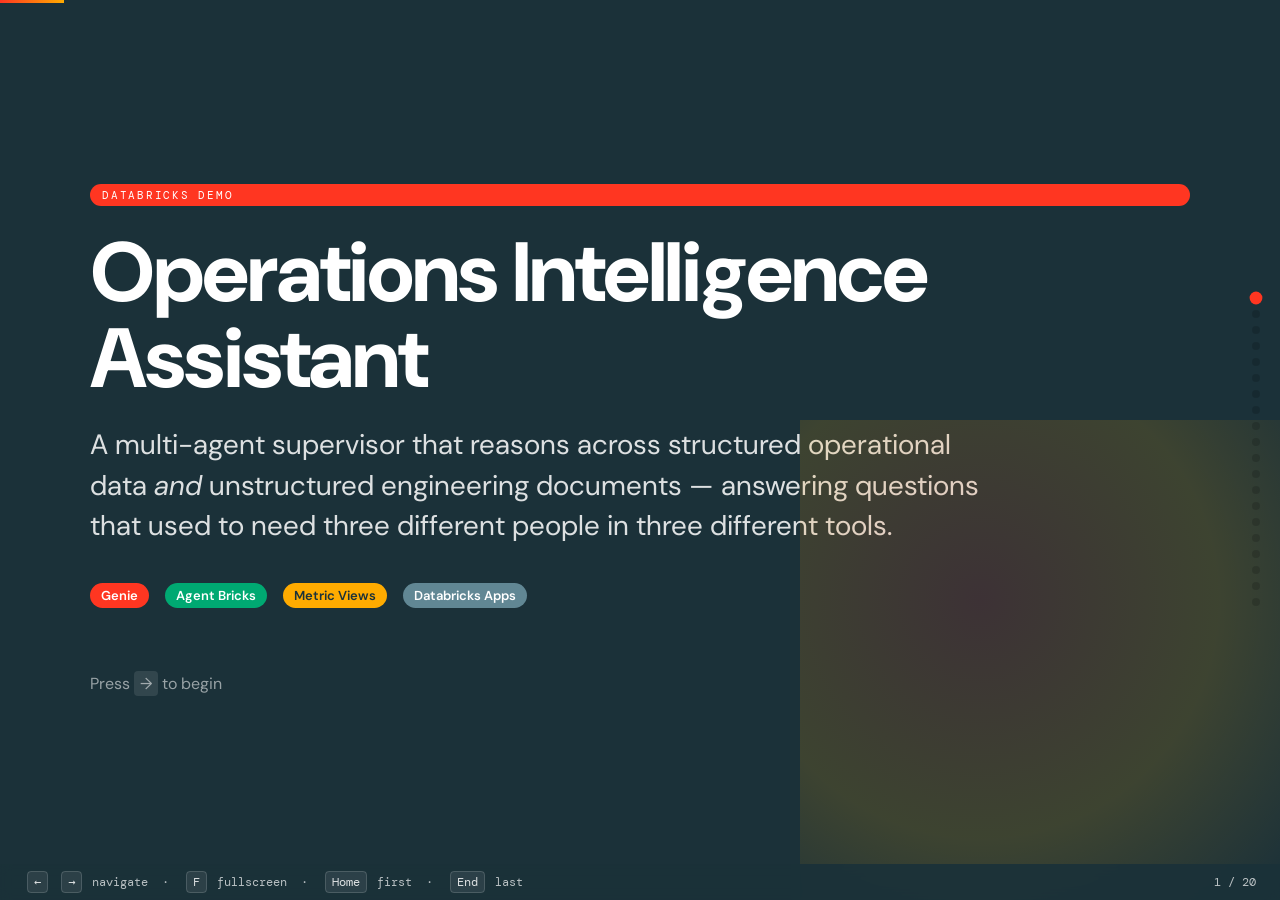
<file: presentation/index.html>
<!DOCTYPE html>
<html lang="en">
<head>
<meta charset="UTF-8" />
<meta name="viewport" content="width=device-width, initial-scale=1.0" />
<title>Operations Intelligence Assistant — Databricks Demo</title>
<link rel="preconnect" href="https://fonts.googleapis.com" />
<link rel="preconnect" href="https://fonts.gstatic.com" crossorigin />
<link href="https://fonts.googleapis.com/css2?family=DM+Sans:wght@400;500;700;800&family=DM+Mono:wght@400;500&display=swap" rel="stylesheet" />
<style>
  :root {
    /* Databricks palette */
    --db-navy:       #1B3139;
    --db-deep-teal:  #143D4A;
    --db-teal:       #1B5162;
    --db-gray-blue:  #618794;
    --db-orange:     #FF3621;
    --db-orange-2:   #FF5F46;
    --db-amber:      #FFAB00;
    --db-amber-2:    #FCBA33;
    --db-green:      #00A972;
    --db-green-2:    #00875C;
    --db-mint:       #42BA91;
    --db-mint-2:     #70C4AB;
    --db-red:        #BD2B26;
    --db-burgundy:   #98102A;
    --db-rose:       #AB4057;
    --db-light-gray: #C4CCD6;
    --db-fog:        #A0ACBE;
    --db-cream:      #FFDB96;
    --db-blush:      #FABFBA;
    --db-peach:      #FF9E94;
  }

  * { box-sizing: border-box; margin: 0; padding: 0; }
  html, body { height: 100%; overflow: hidden; font-family: 'DM Sans', system-ui, sans-serif; background: #000; color: var(--db-navy); }

  /* ===== Stage & slides ===== */
  .stage {
    position: fixed; inset: 0;
    perspective: 1500px;
  }
  .slide {
    position: absolute; inset: 0;
    padding: 70px 90px 90px;
    display: flex; flex-direction: column;
    justify-content: center;
    opacity: 0; pointer-events: none;
    transition: opacity 0.55s ease, transform 0.55s ease;
    transform: scale(0.98);
    background: #FFFFFF;
    overflow: hidden;
  }
  .slide.active { opacity: 1; pointer-events: auto; transform: scale(1); z-index: 10; }
  .slide.prev { transform: scale(1.02); opacity: 0; }

  /* ===== Top progress + side dots ===== */
  .progress {
    position: fixed; top: 0; left: 0; height: 3px;
    background: linear-gradient(to right, var(--db-orange), var(--db-amber));
    z-index: 100;
    transition: width 0.4s ease;
  }
  .nav-dots {
    position: fixed; right: 20px; top: 50%;
    transform: translateY(-50%);
    display: flex; flex-direction: column; gap: 8px;
    z-index: 100;
  }
  .nav-dots .dot {
    width: 8px; height: 8px; border-radius: 50%;
    background: rgba(0,0,0,0.15);
    cursor: pointer;
    transition: all 0.2s ease;
  }
  .nav-dots .dot.active { background: var(--db-orange); transform: scale(1.6); }
  .nav-dots .dot:hover { background: var(--db-orange-2); }

  .footer-bar {
    position: fixed; bottom: 0; left: 0; right: 0;
    height: 36px;
    background: rgba(27,49,57,0.92); color: rgba(255,255,255,0.7);
    font-size: 12px; font-family: 'DM Mono', monospace;
    display: flex; align-items: center; justify-content: space-between;
    padding: 0 24px; z-index: 90;
    backdrop-filter: blur(6px);
  }
  .footer-bar .kbd {
    background: rgba(255,255,255,0.08); padding: 2px 6px; border-radius: 4px;
    margin: 0 3px; color: rgba(255,255,255,0.85);
    border: 1px solid rgba(255,255,255,0.15);
  }

  /* ===== Common slide elements ===== */
  .section-tag {
    display: inline-block;
    font-family: 'DM Mono', monospace; font-size: 11px;
    text-transform: uppercase; letter-spacing: 0.16em;
    padding: 4px 12px; border-radius: 999px;
    margin-bottom: 24px;
    background: var(--db-light-gray); color: var(--db-navy);
  }
  h1 { font-size: 84px; line-height: 1.02; font-weight: 800; letter-spacing: -0.025em; color: var(--db-navy); margin-bottom: 24px; }
  h2 { font-size: 56px; line-height: 1.05; font-weight: 800; letter-spacing: -0.02em; color: var(--db-navy); margin-bottom: 24px; }
  h3 { font-size: 36px; line-height: 1.15; font-weight: 700; letter-spacing: -0.01em; color: var(--db-navy); margin-bottom: 16px; }
  h4 { font-size: 20px; font-weight: 700; color: var(--db-navy); margin-bottom: 6px; }
  p, li { font-size: 22px; line-height: 1.5; color: #2A3942; }
  .lead { font-size: 28px; line-height: 1.45; color: #354956; }
  .small { font-size: 16px; color: #5B6B78; }
  .mono { font-family: 'DM Mono', monospace; }

  /* ===== Card grid ===== */
  .grid-3 { display: grid; grid-template-columns: repeat(3, 1fr); gap: 24px; }
  .grid-4 { display: grid; grid-template-columns: repeat(4, 1fr); gap: 20px; }
  .grid-2 { display: grid; grid-template-columns: repeat(2, 1fr); gap: 28px; }
  .card {
    background: #fff; border-radius: 14px;
    padding: 22px;
    border: 1px solid rgba(27,49,57,0.10);
    box-shadow: 0 1px 2px rgba(0,0,0,0.04);
    transition: transform 0.2s ease;
  }
  .card.accent-orange { border-top: 4px solid var(--db-orange); }
  .card.accent-green { border-top: 4px solid var(--db-green); }
  .card.accent-amber { border-top: 4px solid var(--db-amber); }
  .card.accent-teal { border-top: 4px solid var(--db-gray-blue); }
  .card.accent-rose { border-top: 4px solid var(--db-rose); }
  .card.accent-mint { border-top: 4px solid var(--db-mint); }

  /* ===== Stat block ===== */
  .stat { text-align: left; }
  .stat .num { font-size: 80px; font-weight: 800; line-height: 1; letter-spacing: -0.03em; }
  .stat .label { font-size: 16px; color: #5B6B78; margin-top: 8px; }
  .stat.orange .num { color: var(--db-orange); }
  .stat.green .num { color: var(--db-green); }
  .stat.amber .num { color: var(--db-amber); }
  .stat.teal .num { color: var(--db-gray-blue); }
  .stat.rose .num { color: var(--db-rose); }

  /* ===== Dark slide variants ===== */
  .slide.dark { background: var(--db-navy); color: #fff; }
  .slide.dark h1, .slide.dark h2, .slide.dark h3, .slide.dark h4 { color: #fff; }
  .slide.dark p, .slide.dark li, .slide.dark .lead { color: rgba(255,255,255,0.85); }
  .slide.dark .small { color: rgba(255,255,255,0.55); }
  .slide.dark .section-tag { background: rgba(255,255,255,0.1); color: #fff; }
  .slide.dark .card { background: rgba(255,255,255,0.05); border-color: rgba(255,255,255,0.12); }

  .slide.demo-pivot {
    background: linear-gradient(135deg, var(--db-orange) 0%, var(--db-orange-2) 60%, var(--db-amber) 100%);
    color: #fff; align-items: center; text-align: center;
  }
  .slide.demo-pivot h1 { color: #fff; font-size: 140px; letter-spacing: -0.04em; }
  .slide.demo-pivot p { color: rgba(255,255,255,0.95); font-size: 28px; }

  /* ===== Architecture diagram ===== */
  .arch {
    display: grid; grid-template-rows: auto auto auto; gap: 16px;
    margin-top: 12px;
  }
  .arch .row { display: flex; justify-content: center; gap: 12px; }
  .arch .box {
    background: #fff; border: 2px solid var(--db-navy);
    border-radius: 10px; padding: 14px 18px;
    text-align: center; min-width: 140px;
    font-size: 14px; font-weight: 600;
    box-shadow: 0 2px 4px rgba(0,0,0,0.05);
  }
  .arch .box.app { background: var(--db-orange); color: #fff; border-color: var(--db-orange); }
  .arch .box.sup { background: var(--db-navy); color: #fff; border-color: var(--db-navy); }
  .arch .box.genie { background: var(--db-amber-2); border-color: var(--db-amber); color: var(--db-navy); }
  .arch .box.rag { background: var(--db-mint); border-color: var(--db-green); color: #fff; }
  .arch .box.data { background: var(--db-light-gray); border-color: var(--db-gray-blue); color: var(--db-navy); }
  .arch .arrow {
    align-self: center; font-size: 18px; color: var(--db-gray-blue);
  }

  /* Best practice numbered cards */
  .bp { padding-left: 56px; position: relative; padding-bottom: 14px; padding-top: 4px; }
  .bp .n {
    position: absolute; left: 0; top: 0;
    width: 40px; height: 40px; border-radius: 50%;
    background: var(--db-amber); color: var(--db-navy);
    font-weight: 700; font-size: 17px;
    display: flex; align-items: center; justify-content: center;
  }
  .bp.green .n { background: var(--db-green); color: #fff; }
  .bp.orange .n { background: var(--db-orange); color: #fff; }
  .bp.rose .n { background: var(--db-rose); color: #fff; }
  .bp.teal .n { background: var(--db-gray-blue); color: #fff; }
  .bp h4 { margin-bottom: 2px; font-size: 18px; }
  .bp p { font-size: 14px; color: #5B6B78; line-height: 1.4; }

  /* Pill / chip */
  .chip {
    display: inline-block; padding: 4px 11px; border-radius: 999px;
    font-size: 13px; font-weight: 600;
    background: var(--db-light-gray); color: var(--db-navy);
    margin: 0 4px 4px 0;
  }
  .chip.orange { background: var(--db-orange); color: #fff; }
  .chip.green { background: var(--db-green); color: #fff; }
  .chip.amber { background: var(--db-amber); color: var(--db-navy); }
  .chip.teal { background: var(--db-gray-blue); color: #fff; }

  /* Code style */
  pre, code {
    font-family: 'DM Mono', monospace; font-size: 15px;
    background: rgba(27,49,57,0.05);
    padding: 14px 16px; border-radius: 8px;
    border-left: 3px solid var(--db-orange);
    overflow-x: auto;
    color: var(--db-navy);
  }

  .slide-title-row {
    display: flex; align-items: baseline; justify-content: space-between;
    margin-bottom: 12px;
  }
  .slide-title-row .num-of {
    font-family: 'DM Mono', monospace; font-size: 13px; color: var(--db-gray-blue);
  }

  /* Hero deco */
  .hero-deco {
    position: absolute; right: -120px; bottom: -120px; width: 600px; height: 600px;
    background: radial-gradient(circle at 30% 30%, var(--db-orange) 0%, var(--db-amber) 40%, transparent 70%);
    opacity: 0.15; pointer-events: none;
  }

  /* Smaller utility classes */
  .row-flex { display: flex; gap: 24px; align-items: center; }
  .col { flex: 1; }
  .mt-2 { margin-top: 16px; } .mt-3 { margin-top: 24px; } .mt-4 { margin-top: 36px; }
  .mb-2 { margin-bottom: 16px; }
  ul.clean { list-style: none; padding-left: 0; }
  ul.clean li { padding: 8px 0; border-bottom: 1px dashed rgba(0,0,0,0.08); display: flex; gap: 12px; }
  ul.clean li:last-child { border-bottom: none; }
  ul.clean li::before { content: "▸"; color: var(--db-orange); font-weight: 700; }

  .icon-tile {
    width: 56px; height: 56px; border-radius: 12px;
    display: flex; align-items: center; justify-content: center;
    font-size: 26px; color: #fff;
    margin-bottom: 12px;
  }
  .icon-tile.genie { background: var(--db-amber); color: var(--db-navy); }
  .icon-tile.rag { background: var(--db-mint); }
  .icon-tile.sup { background: var(--db-navy); }
  .icon-tile.app { background: var(--db-orange); }
  .icon-tile.data { background: var(--db-gray-blue); }
  .icon-tile.metric { background: var(--db-green); }

  .demo-button {
    display: inline-block; padding: 24px 60px;
    background: #fff; color: var(--db-orange); font-weight: 800;
    font-size: 30px; border-radius: 14px;
    text-decoration: none; margin-top: 30px;
    box-shadow: 0 10px 40px rgba(0,0,0,0.2);
    transition: transform 0.2s ease;
    cursor: pointer;
  }
  .demo-button:hover { transform: translateY(-3px); }
</style>
</head>
<body>

<div class="progress" id="progress"></div>
<div class="nav-dots" id="navDots"></div>

<div class="stage" id="stage">

  <!-- ============ Slide 1: TITLE ============ -->
  <section class="slide active dark">
    <div class="hero-deco"></div>
    <span class="section-tag" style="background: var(--db-orange); color: #fff;">Databricks Demo</span>
    <h1>Operations Intelligence<br/>Assistant</h1>
    <p class="lead" style="max-width: 900px;">A multi-agent supervisor that reasons across structured operational data <em>and</em> unstructured engineering documents — answering questions that used to need three different people in three different tools.</p>
    <div class="mt-4" style="display: flex; gap: 12px; flex-wrap: wrap;">
      <span class="chip orange">Genie</span>
      <span class="chip green">Agent Bricks</span>
      <span class="chip amber">Metric Views</span>
      <span class="chip teal">Databricks Apps</span>
    </div>
    <p class="small mt-4" style="margin-top: 60px;">Press <span class="kbd" style="background: rgba(255,255,255,0.1); padding: 2px 6px; border-radius: 4px;">→</span> to begin</p>
  </section>

  <!-- ============ Slide 2: THE CHALLENGE ============ -->
  <section class="slide">
    <div class="slide-title-row"><span class="section-tag">The Problem</span></div>
    <h2>Operations questions don't live in one place</h2>
    <p class="lead mt-3" style="max-width: 1100px;">A grid operator asks "why are emergency vendor costs rising in our western region?" — the answer lives across three systems:</p>
    <div class="grid-3 mt-4">
      <div class="card accent-teal">
        <div class="icon-tile data">📊</div>
        <h4>Structured operations data</h4>
        <p class="small">SCADA telemetry, work orders, outage history, financial ledger — millions of rows in Unity Catalog tables.</p>
      </div>
      <div class="card accent-amber">
        <div class="icon-tile genie">📄</div>
        <h4>Unstructured documents</h4>
        <p class="small">Root cause analyses, corrective actions, vendor contracts, OEM manuals, escalation memos — PDFs scattered across SharePoint.</p>
      </div>
      <div class="card accent-orange">
        <div class="icon-tile sup">🧠</div>
        <h4>Tribal knowledge</h4>
        <p class="small">"Talk to Mike, he handles those substations" — answers locked in heads, Slack threads, and meeting notes.</p>
      </div>
    </div>
    <p class="lead mt-4" style="color: var(--db-orange);"><strong>The fix:</strong> a supervisor agent that knows when to query data and when to read the document.</p>
  </section>

  <!-- ============ Slide 3: THE USE CASE ============ -->
  <section class="slide">
    <div class="slide-title-row"><span class="section-tag" style="background: var(--db-mint); color: #fff;">The Use Case</span></div>
    <h2>Cascadia Renewable Operations</h2>
    <p class="lead mt-3" style="max-width: 1100px;">A fictional 8-region renewable energy utility (wind / solar / battery) — facing rising emergency vendor costs and recurring asset failures concentrated in their Northwest footprint.</p>

    <div class="grid-2 mt-4">
      <div>
        <h3>What we'll let an AI discover</h3>
        <ul class="clean">
          <li><span>The same transformer was emergency-repaired twice by the same vendor 6 months apart, with no durable fix</span></li>
          <li><span>One vendor charges 4× the rate of another for equivalent scope, with no performance accountability</span></li>
          <li><span>A Q1 budget freeze deferred 14 preventive work orders, directly upstream of a 40-outage cascade in May</span></li>
          <li><span>The OEM manual mandates a vibration threshold that the internal engineering standard explicitly overrides</span></li>
        </ul>
      </div>
      <div>
        <h3>Built end-to-end on Databricks</h3>
        <div class="grid-2" style="gap: 12px;">
          <div class="card accent-teal"><h4 style="font-size: 15px;">13 source tables</h4><p class="small">11.5M rows of correlated synthetic operational data</p></div>
          <div class="card accent-green"><h4 style="font-size: 15px;">2 rollup tables</h4><p class="small">Daily summaries powering the semantic layer</p></div>
          <div class="card accent-amber"><h4 style="font-size: 15px;">4 metric views</h4><p class="small">55 measures behind clean business names</p></div>
          <div class="card accent-rose"><h4 style="font-size: 15px;">3 Genie spaces</h4><p class="small">Domain-scoped natural language to SQL</p></div>
          <div class="card accent-mint"><h4 style="font-size: 15px;">50 PDFs</h4><p class="small">9 document types in a UC Volume</p></div>
          <div class="card accent-orange"><h4 style="font-size: 15px;">1 supervisor</h4><p class="small">Mosaic AI Multi-Agent System</p></div>
        </div>
      </div>
    </div>
  </section>

  <!-- ============ Slide 4: THE NARRATIVE HOOK ============ -->
  <section class="slide dark">
    <div class="slide-title-row"><span class="section-tag" style="background: var(--db-orange); color: #fff;">The Story</span></div>
    <h2>One question. Three sources of truth.</h2>
    <div class="mt-3" style="background: rgba(255,255,255,0.05); padding: 30px; border-radius: 14px; border-left: 5px solid var(--db-orange); max-width: 1200px;">
      <p style="font-size: 32px; color: #fff; font-style: italic; line-height: 1.3;">"Why are emergency vendor costs rising in NW-PowerPool, and what should we do about it?"</p>
    </div>
    <div class="grid-3 mt-4">
      <div>
        <span class="chip amber">⚡ Genie · Financial</span>
        <p class="mt-2" style="font-size: 16px; color: rgba(255,255,255,0.85);">Apex Emergency Grid Solutions invoiced <strong style="color: var(--db-amber);">$8.3M</strong> across 11 activations YTD — 4× Cascadia Power Services' rate for equivalent scope.</p>
      </div>
      <div>
        <span class="chip green">📄 Documents</span>
        <p class="mt-2" style="font-size: 16px; color: rgba(255,255,255,0.85);"><strong style="color: var(--db-mint);">TRA-10561</strong> was emergency-repaired twice (May, Dec) by Apex with no durable fix. Each time the vendor pushed full replacement.</p>
      </div>
      <div>
        <span class="chip orange">🧠 Synthesis</span>
        <p class="mt-2" style="font-size: 16px; color: rgba(255,255,255,0.85);">Board memo OER-2025-002 already recommends an <strong style="color: var(--db-orange);">$18M FY26 capital plan</strong> for aging-asset replacement at WIND-024.</p>
      </div>
    </div>
    <p class="lead mt-4" style="color: rgba(255,255,255,0.7); font-size: 22px;">The supervisor synthesizes all three in a single answer with inline citations.</p>
  </section>

  <!-- ============ Slide 5: ARCHITECTURE ============ -->
  <section class="slide">
    <div class="slide-title-row"><span class="section-tag" style="background: var(--db-deep-teal); color: #fff;">Architecture</span></div>
    <h2>The whole stack on Databricks</h2>
    <div class="arch mt-4">
      <div class="row">
        <div class="box app" style="min-width: 260px;">📱 Databricks App (FastAPI + UI)</div>
      </div>
      <div class="row"><div class="arrow">↓ HTTPS / SSE</div></div>
      <div class="row">
        <div class="box sup" style="min-width: 260px;">🧠 Multi-Agent Supervisor<br/><span style="font-weight: 400; font-size: 12px; opacity: 0.7;">Claude Haiku 4.5 — Agent Bricks</span></div>
      </div>
      <div class="row"><div class="arrow">↓ parallel tool calls</div></div>
      <div class="row">
        <div class="box genie">⚡ Grid Operations Genie</div>
        <div class="box genie">💰 Financial Genie</div>
        <div class="box genie">🔧 Maintenance Genie</div>
        <div class="box rag">📄 Knowledge Assistant<br/><span style="font-size:11px;opacity:0.85;">(RAG over 50 PDFs)</span></div>
      </div>
      <div class="row"><div class="arrow">↓</div></div>
      <div class="row">
        <div class="box data" style="min-width: 220px;">4 Metric Views</div>
        <div class="box data" style="min-width: 220px;">2 Rollup Tables</div>
        <div class="box data" style="min-width: 220px;">13 Source Tables (11.5M rows)</div>
        <div class="box data" style="min-width: 200px;">UC Volume (50 PDFs)</div>
      </div>
    </div>
    <p class="small mt-4">Every box runs on the same Lakehouse — same governance, same auth, same data lineage.</p>
  </section>

  <!-- ============ Slide 6: DATASET DEEP DIVE ============ -->
  <section class="slide">
    <div class="slide-title-row"><span class="section-tag">The Dataset</span></div>
    <h2>Structured + unstructured, deeply correlated</h2>
    <div class="grid-4 mt-3">
      <div class="stat orange"><div class="num">13</div><div class="label">source tables in Unity Catalog</div></div>
      <div class="stat green"><div class="num">11.5M</div><div class="label">rows of correlated operational data</div></div>
      <div class="stat amber"><div class="num">50</div><div class="label">PDF documents in a UC Volume</div></div>
      <div class="stat teal"><div class="num">9</div><div class="label">document types (OIR, RCA, CAR, EMR, …)</div></div>
    </div>
    <div class="grid-2 mt-4">
      <div>
        <h3 style="font-size: 22px;">Tables</h3>
        <p class="small mt-2">regions · sites · assets · technicians · market_prices · <strong>telemetry (10.5M rows)</strong> · sensor_anomalies · outages · maintenance_schedule · work_orders · asset_financials · power_sales · safety_incidents</p>
      </div>
      <div>
        <h3 style="font-size: 22px;">Documents</h3>
        <p class="small mt-2"><strong>Outage Investigations</strong> · Root Cause Analyses · Corrective Action Reports · Emergency Maintenance Reports · Repair Approval Memos · Vendor Repair Agreements · Vendor Technical Manuals · Operational Escalations · Field Maintenance Summaries</p>
      </div>
    </div>
    <p class="lead mt-4" style="color: var(--db-orange);"><strong>The trick:</strong> every PDF cites real asset IDs, dates, and dollar values that match the tables. Same story, two surfaces.</p>
  </section>

  <!-- ============ Slide 7: PRODUCT — GENIE ============ -->
  <section class="slide">
    <div class="slide-title-row"><span class="section-tag" style="background: var(--db-amber); color: var(--db-navy);">Product Walkthrough</span></div>
    <h2><span style="color: var(--db-amber);">Databricks Genie</span> — natural language to SQL</h2>
    <p class="lead mt-3" style="max-width: 1100px;">Genie Spaces give business users a chat interface over curated data. Each space is scoped to one domain with a metric view as the semantic backbone.</p>
    <div class="grid-3 mt-4">
      <div class="card accent-amber">
        <div class="icon-tile genie">⚡</div>
        <h4>Grid Operations Intelligence</h4>
        <p class="small">15 measures · 7 sources · MTBF/MTTR, capacity factor, anomaly counts, grid instability risk</p>
      </div>
      <div class="card accent-amber">
        <div class="icon-tile genie">💰</div>
        <h4>Financial Performance</h4>
        <p class="small">9 measures · revenue, OpEx, profit margin, market exposure, outage cost impact</p>
      </div>
      <div class="card accent-amber">
        <div class="icon-tile genie">🔧</div>
        <h4>Maintenance &amp; Workforce</h4>
        <p class="small">15 measures · preventive-vs-reactive ratio, technician utilization, parts cost</p>
      </div>
    </div>
    <div class="mt-4">
      <p class="small mb-2"><strong>Powered by Unity Catalog Metric Views</strong> — declarative YAML for dimensions + measures, joins precomputed, MEASURE() function applies aggregation rules consistently.</p>
      <pre><span style="color:var(--db-orange);">SELECT</span> region_name, <span style="color:var(--db-orange);">MEASURE</span>(forced_outage_count), <span style="color:var(--db-orange);">MEASURE</span>(revenue_loss_from_outages_usd)
<span style="color:var(--db-orange);">FROM</span> financial_performance_metrics <span style="color:var(--db-orange);">GROUP BY</span> region_name <span style="color:var(--db-orange);">ORDER BY</span> 3 <span style="color:var(--db-orange);">DESC</span>;</pre>
    </div>
  </section>

  <!-- ============ Slide 8: PRODUCT — AGENT BRICKS ============ -->
  <section class="slide">
    <div class="slide-title-row"><span class="section-tag" style="background: var(--db-green); color: #fff;">Product Walkthrough</span></div>
    <h2><span style="color: var(--db-green);">Agent Bricks</span> — multi-agent orchestration</h2>
    <p class="lead mt-3" style="max-width: 1100px;">Agent Bricks is the no-code platform for building production agents. We stitched together two Agent Bricks products:</p>
    <div class="grid-2 mt-4">
      <div class="card accent-mint">
        <div class="icon-tile rag">📄</div>
        <h4 style="font-size: 22px;">Knowledge Assistant</h4>
        <p class="small mt-2">Instructed RAG over the 50-PDF UC Volume. Returns answers with inline citations and document references.</p>
        <ul class="clean mt-2" style="font-size: 14px;">
          <li><span>Auto-syncs new files</span></li>
          <li><span>Up to 10 knowledge sources</span></li>
          <li><span>Built-in feedback loop</span></li>
        </ul>
      </div>
      <div class="card accent-orange">
        <div class="icon-tile sup">🧠</div>
        <h4 style="font-size: 22px;">Multi-Agent Supervisor</h4>
        <p class="small mt-2">A Claude-Haiku-powered router that decides which sub-agent(s) to call, including in parallel, then synthesizes the final answer.</p>
        <ul class="clean mt-2" style="font-size: 14px;">
          <li><span>Up to 30 sub-agents / tools</span></li>
          <li><span>Parallel tool execution</span></li>
          <li><span>Streaming response API</span></li>
        </ul>
      </div>
    </div>
    <p class="small mt-4" style="text-align: center;">Both deploy as standard <code style="background: rgba(0,0,0,0.05); padding: 2px 8px; border-radius: 4px;">model serving endpoints</code> — same auth, scaling, monitoring as any other Databricks model.</p>
  </section>

  <!-- ============ Slide 9: PRODUCT — DATABRICKS APPS ============ -->
  <section class="slide">
    <div class="slide-title-row"><span class="section-tag" style="background: var(--db-orange); color: #fff;">Product Walkthrough</span></div>
    <h2><span style="color: var(--db-orange);">Databricks Apps</span> — the frontend</h2>
    <p class="lead mt-3" style="max-width: 1100px;">FastAPI + static HTML, ~600 lines of Python, deployed in 30 seconds with the Databricks CLI. Auto OAuth via the workspace.</p>
    <div class="grid-3 mt-4">
      <div class="card accent-orange">
        <h4>⚡ Live streaming</h4>
        <p class="small">Server-Sent Events from the supervisor. Tool calls appear in the trace panel as they fire; the answer types in word-by-word.</p>
      </div>
      <div class="card accent-orange">
        <h4>🗂️ In-app Q&amp;A cache</h4>
        <p class="small">LRU keyed on (history + question) hash, 1-hour TTL. Repeat questions return in &lt;1s with a "⚡ Cached" badge.</p>
      </div>
      <div class="card accent-orange">
        <h4>🔍 Routing inspector</h4>
        <p class="small">Right-side panel shows every step the supervisor took: which Genie space, which document, what the LLM was reasoning about.</p>
      </div>
    </div>
    <div class="grid-2 mt-4">
      <div>
        <h4 style="font-size: 18px;">Deployment</h4>
        <pre style="font-size: 13px;">$ databricks apps create utility-ops-supervisor
$ databricks sync . /Workspace/Users/.../app
$ databricks apps deploy utility-ops-supervisor</pre>
      </div>
      <div>
        <h4 style="font-size: 18px;">Bypasses gateway timeout</h4>
        <p class="small mt-2">Async job pattern: POST returns a job_id in <strong>&lt;1s</strong>, frontend polls every 1.2s, supports questions up to 10 minutes without hitting the 60-second platform timeout.</p>
      </div>
    </div>
  </section>

  <!-- ============ Slide 10: DEMO PIVOT ============ -->
  <section class="slide demo-pivot">
    <span class="section-tag" style="background: rgba(255,255,255,0.2); color: #fff;">Live Demo</span>
    <h1>Let's see it in action</h1>
    <p style="max-width: 900px; margin: 20px auto 0;">Switch to the app. Try a single-source question, then a cross-source one. Watch the routing pills appear in real time.</p>
    <div class="grid-3 mt-4" style="max-width: 1100px; width: 100%;">
      <div style="background: rgba(255,255,255,0.15); padding: 18px; border-radius: 12px;">
        <p style="font-size: 14px; opacity: 0.9; margin-bottom: 6px;">Try 1 — pure Genie</p>
        <p style="font-size: 17px; color: #fff; font-weight: 600;">"List the top 5 outages by lost MWh"</p>
      </div>
      <div style="background: rgba(255,255,255,0.15); padding: 18px; border-radius: 12px;">
        <p style="font-size: 14px; opacity: 0.9; margin-bottom: 6px;">Try 2 — pure documents</p>
        <p style="font-size: 17px; color: #fff; font-weight: 600;">"What does RCA-2025-001 say?"</p>
      </div>
      <div style="background: rgba(255,255,255,0.15); padding: 18px; border-radius: 12px;">
        <p style="font-size: 14px; opacity: 0.9; margin-bottom: 6px;">Try 3 — cross-source</p>
        <p style="font-size: 17px; color: #fff; font-weight: 600;">"Why are emergency vendor costs rising in NW-PowerPool?"</p>
      </div>
    </div>
    <a class="demo-button" onclick="window.open('about:blank','_self')">🎬 Pivot to App →</a>
    <p style="opacity: 0.8; margin-top: 16px; font-size: 14px;">(Use Cmd+Tab to switch — slides stay open for the rest of the talk)</p>
  </section>

  <!-- ============ Slide 11: GENIE BEST PRACTICES — INTRO ============ -->
  <section class="slide dark">
    <span class="section-tag" style="background: var(--db-amber); color: var(--db-navy);">Best Practices · 1 of 3</span>
    <h1>Genie Best Practices</h1>
    <p class="lead mt-3" style="max-width: 1100px;">From <a href="https://docs.databricks.com/aws/en/genie/best-practices" style="color: var(--db-amber);">docs.databricks.com/genie/best-practices</a> — 16 practices, distilled into the highest-impact themes for new Genie space authors.</p>
    <div class="grid-3 mt-4">
      <div class="card" style="background: rgba(255,255,255,0.08);">
        <h4>📋 Define the space</h4>
        <p class="small" style="color: rgba(255,255,255,0.8);">Audience, purpose, topic boundary</p>
      </div>
      <div class="card" style="background: rgba(255,255,255,0.08);">
        <h4>🎯 Curate the data</h4>
        <p class="small" style="color: rgba(255,255,255,0.8);">Quality descriptions, ≤5 tables to start, ≤30 limit</p>
      </div>
      <div class="card" style="background: rgba(255,255,255,0.08);">
        <h4>🧪 Test &amp; iterate</h4>
        <p class="small" style="color: rgba(255,255,255,0.8);">Benchmarks, user testing, refine instructions</p>
      </div>
    </div>
  </section>

  <!-- ============ Slide 12: GENIE BEST PRACTICES — DATA ============ -->
  <section class="slide">
    <span class="section-tag" style="background: var(--db-amber); color: var(--db-navy);">Genie Best Practices · Data</span>
    <h2>Curate the data first, instructions second</h2>
    <div class="grid-2 mt-4">
      <div>
        <div class="bp"><div class="n">1</div><h4>Concise, well-documented datasets</h4><p>Quality table + column descriptions in Unity Catalog are critical for Genie accuracy. The first lever — not the last.</p></div>
        <div class="bp"><div class="n">2</div><h4>Start small</h4><p>Begin with ≤5 tables. Iterate based on real user feedback rather than what you think they'll ask.</p></div>
        <div class="bp"><div class="n">3</div><h4>Work within the 30-table limit</h4><p>If you need more, pre-join into views. A smaller, focused space outperforms a bloated one.</p></div>
        <div class="bp"><div class="n">4</div><h4>Add metadata + synonyms</h4><p>Synonyms scoped to your space help Genie match user vocabulary to your column names.</p></div>
      </div>
      <div>
        <div class="bp orange"><div class="n">5</div><h4>Domain expert defines the space</h4><p>Data analysts proficient in SQL should curate — they understand both data and the insights worth surfacing.</p></div>
        <div class="bp orange"><div class="n">6</div><h4>Define the space's purpose</h4><p>Audience + topic boundary. "Marketing analytics" beats "all sales data" for accuracy.</p></div>
        <div class="bp orange"><div class="n">7</div><h4>Use prompt matching</h4><p>Auto-corrects spelling and matches values to user phrasing without you writing rules.</p></div>
        <div class="bp orange"><div class="n">8</div><h4>One topic per space</h4><p>If you're tempted to add unrelated tables, build a second space and let users pick.</p></div>
      </div>
    </div>
  </section>

  <!-- ============ Slide 13: GENIE BEST PRACTICES — INSTRUCTIONS ============ -->
  <section class="slide">
    <span class="section-tag" style="background: var(--db-amber); color: var(--db-navy);">Genie Best Practices · Instructions</span>
    <h2>Prefer SQL examples over text instructions</h2>
    <div class="grid-2 mt-4">
      <div>
        <div class="bp green"><div class="n">9</div><h4>SQL expressions &gt; example SQL &gt; text instructions</h4><p>Hierarchy: SQL expressions for metrics, example SQL for complex questions, text instructions only as a last resort.</p></div>
        <div class="bp green"><div class="n">10</div><h4>Focused examples beat lengthy guidance</h4><p>5 great example SQLs outperform 5 paragraphs of text. Each example teaches a pattern.</p></div>
        <div class="bp green"><div class="n">11</div><h4>Write clear, specific text instructions</h4><p>Replace vague guidance with concrete scenarios and expected behavior. No "be helpful" — specify when and how.</p></div>
        <div class="bp green"><div class="n">12</div><h4>Avoid conflicting instructions</h4><p>SQL examples and text guidance must align on details like rounding, time zones, default filters.</p></div>
      </div>
      <div>
        <div class="bp rose"><div class="n">13</div><h4>Prompt Genie to ask clarifying questions</h4><p>Tell it explicitly when it should pause and ask, and what specific questions to ask.</p></div>
        <div class="bp rose"><div class="n">14</div><h4>Customize summaries</h4><p>Genie's natural-language summary alongside results can be tuned with dedicated instructions.</p></div>
        <div class="bp rose"><div class="n">15</div><h4>Test &amp; adjust</h4><p>Inspect generated SQL. Add benchmark questions. Score systematically. Don't ship blind.</p></div>
        <div class="bp rose"><div class="n">16</div><h4>Real user testing</h4><p>Recruit business users with clear expectations. Their unscripted questions reveal the gaps.</p></div>
      </div>
    </div>
  </section>

  <!-- ============ Slide 14: KNOWLEDGE ASSISTANT — INTRO ============ -->
  <section class="slide dark">
    <span class="section-tag" style="background: var(--db-mint); color: var(--db-navy);">Best Practices · 2 of 3</span>
    <h1>Knowledge Assistant Best Practices</h1>
    <p class="lead mt-3" style="max-width: 1100px;">"Instructed retriever" approach that goes beyond traditional RAG. The key: feedback loops and curated knowledge sources.</p>
    <div class="grid-3 mt-4">
      <div class="card" style="background: rgba(255,255,255,0.08);">
        <h4>📚 ≤10 sources per assistant</h4>
        <p class="small" style="color: rgba(255,255,255,0.8);">Use incremental sync, not full re-ingest</p>
      </div>
      <div class="card" style="background: rgba(255,255,255,0.08);">
        <h4>👥 Collaborative feedback</h4>
        <p class="small" style="color: rgba(255,255,255,0.8);">SMEs label examples, you tune via natural-language guidelines</p>
      </div>
      <div class="card" style="background: rgba(255,255,255,0.08);">
        <h4>🔐 Permission scoping</h4>
        <p class="small" style="color: rgba(255,255,255,0.8);">CAN_MANAGE for editors, CAN_QUERY for end users</p>
      </div>
    </div>
  </section>

  <!-- ============ Slide 15: KNOWLEDGE ASSISTANT — CONFIG ============ -->
  <section class="slide">
    <span class="section-tag" style="background: var(--db-mint); color: var(--db-navy);">Knowledge Assistant · Configuration</span>
    <h2>Get the file plumbing right</h2>
    <div class="grid-2 mt-4">
      <div>
        <h3 style="font-size: 22px;">Supported sources</h3>
        <ul class="clean mt-2">
          <li><span><strong>UC Volume:</strong> .txt, .pdf, .md, .ppt/.pptx, .doc/.docx</span></li>
          <li><span><strong>UC Table:</strong> requires <code style="font-size:13px;">content</code> (BINARY/STRING) + metadata struct</span></li>
          <li><span><strong>50 MB cap</strong> per file (auto-excluded if larger)</span></li>
          <li><span><strong>Vector Search:</strong> only <code style="font-size:13px;">databricks-gte-large-en</code> embedding model is supported</span></li>
        </ul>
      </div>
      <div>
        <h3 style="font-size: 22px;">Iterative improvement</h3>
        <div class="bp green"><div class="n">A</div><h4>Gather labeled examples</h4><p>SMEs mark good vs bad answers. Use the agent configuration page.</p></div>
        <div class="bp green"><div class="n">B</div><h4>Natural-language guidelines</h4><p>Tune behavior without writing code — describe what you want in plain English.</p></div>
        <div class="bp green"><div class="n">C</div><h4>Incremental sync</h4><p>When source files change, sync only the deltas — not the whole corpus.</p></div>
        <div class="bp green"><div class="n">D</div><h4>Disable AI Guardrails</h4><p>On the embedding endpoint specifically — required for proper KA function.</p></div>
      </div>
    </div>
  </section>

  <!-- ============ Slide 16: MULTI-AGENT SUPERVISOR — INTRO ============ -->
  <section class="slide dark">
    <span class="section-tag" style="background: var(--db-orange); color: #fff;">Best Practices · 3 of 3</span>
    <h1>Multi-Agent Supervisor Best Practices</h1>
    <p class="lead mt-3" style="max-width: 1100px;">The supervisor coordinates Genie spaces, agent endpoints, and Unity Catalog functions. The quality of its routing depends almost entirely on how well you describe each tool.</p>
    <div class="grid-3 mt-4">
      <div class="card" style="background: rgba(255,255,255,0.08);">
        <h4>📝 Detailed tool descriptions</h4>
        <p class="small" style="color: rgba(255,255,255,0.8);">"As much detail as possible" — the supervisor routes on these</p>
      </div>
      <div class="card" style="background: rgba(255,255,255,0.08);">
        <h4>🔄 Iterative refinement</h4>
        <p class="small" style="color: rgba(255,255,255,0.8);">Test → expert feedback → natural-language guidelines</p>
      </div>
      <div class="card" style="background: rgba(255,255,255,0.08);">
        <h4>🛡️ Permission alignment</h4>
        <p class="small" style="color: rgba(255,255,255,0.8);">End users need explicit access to each sub-agent</p>
      </div>
    </div>
  </section>

  <!-- ============ Slide 17: MULTI-AGENT SUPERVISOR — CONFIG ============ -->
  <section class="slide">
    <span class="section-tag" style="background: var(--db-orange); color: #fff;">Multi-Agent Supervisor · Configuration</span>
    <h2>Start with the essentials, then iterate</h2>
    <div class="grid-2 mt-4">
      <div>
        <h3 style="font-size: 22px;">Initialize correctly</h3>
        <div class="bp orange"><div class="n">1</div><h4>Up to 30 integrated agents/tools</h4><p>Plenty for most enterprise use cases. Quality of descriptions matters more than count.</p></div>
        <div class="bp orange"><div class="n">2</div><h4>Detailed sub-agent descriptions</h4><p>Each description is what the supervisor sees when deciding to route. Vague descriptions = wrong tool calls.</p></div>
        <div class="bp orange"><div class="n">3</div><h4>Clear top-level instructions</h4><p>"When user asks about X, prefer tool Y. When they need numbers AND documents, call both in parallel."</p></div>
      </div>
      <div>
        <h3 style="font-size: 22px;">Test like a power user</h3>
        <div class="bp teal"><div class="n">4</div><h4>Use the AI Playground</h4><p>Enter complex multi-part questions. Watch task delegation. Enable AI Judge + synthetic task generation.</p></div>
        <div class="bp teal"><div class="n">5</div><h4>Add response guidelines when prompted</h4><p>The platform asks for them — they're how you teach the supervisor non-obvious patterns.</p></div>
        <div class="bp teal"><div class="n">6</div><h4>Workspace requirements</h4><p>Serverless compute, Unity Catalog, Model Serving, supported region. <code style="font-size:13px;">databricks-gte-large-en</code> endpoint with AI Guardrails + rate limits disabled.</p></div>
      </div>
    </div>
  </section>

  <!-- ============ Slide 18: PERFORMANCE TIPS ============ -->
  <section class="slide">
    <span class="section-tag" style="background: var(--db-burgundy); color: #fff;">Performance Tuning</span>
    <h2>What actually moves the needle</h2>
    <p class="lead mt-3" style="max-width: 1100px;">Based on real benchmarking of this exact stack: simple questions go from 25s → ~10s, cross-source from 100s → ~30-40s.</p>
    <table style="width: 100%; margin-top: 24px; border-collapse: collapse; font-size: 18px;">
      <thead>
        <tr style="background: var(--db-navy); color: #fff;">
          <th style="text-align: left; padding: 12px 16px;">Change</th>
          <th style="text-align: left; padding: 12px 16px;">Where</th>
          <th style="text-align: center; padding: 12px 16px;">Impact</th>
        </tr>
      </thead>
      <tbody>
        <tr style="border-bottom: 1px solid rgba(0,0,0,0.08);">
          <td style="padding: 12px 16px;"><strong>Switch supervisor LLM to Haiku 4.5</strong></td>
          <td style="padding: 12px 16px;">Agent Bricks → Multi-Agent System → Model</td>
          <td style="padding: 12px 16px; text-align: center;"><span class="chip orange">40-60% faster</span></td>
        </tr>
        <tr style="border-bottom: 1px solid rgba(0,0,0,0.08);">
          <td style="padding: 12px 16px;"><strong>Enable parallel tool calls</strong></td>
          <td style="padding: 12px 16px;">Agent Bricks → Advanced</td>
          <td style="padding: 12px 16px; text-align: center;"><span class="chip orange">20-40% on multi-tool</span></td>
        </tr>
        <tr style="border-bottom: 1px solid rgba(0,0,0,0.08);">
          <td style="padding: 12px 16px;"><strong>Trim system prompt to &lt;500 tokens</strong></td>
          <td style="padding: 12px 16px;">Agent Bricks → Instructions</td>
          <td style="padding: 12px 16px; text-align: center;"><span class="chip amber">5-15% per turn</span></td>
        </tr>
        <tr style="border-bottom: 1px solid rgba(0,0,0,0.08);">
          <td style="padding: 12px 16px;"><strong>KA top_k = 5-8 (not default 20)</strong></td>
          <td style="padding: 12px 16px;">Knowledge Assistant settings</td>
          <td style="padding: 12px 16px; text-align: center;"><span class="chip amber">10-25% on doc Q&A</span></td>
        </tr>
        <tr style="border-bottom: 1px solid rgba(0,0,0,0.08);">
          <td style="padding: 12px 16px;"><strong>In-app Q&amp;A cache (built-in)</strong></td>
          <td style="padding: 12px 16px;">Already in the app</td>
          <td style="padding: 12px 16px; text-align: center;"><span class="chip green">60× faster on repeats</span></td>
        </tr>
        <tr>
          <td style="padding: 12px 16px;"><strong>Streaming response (built-in)</strong></td>
          <td style="padding: 12px 16px;">Already in the app</td>
          <td style="padding: 12px 16px; text-align: center;"><span class="chip green">Perceived 3× faster</span></td>
        </tr>
      </tbody>
    </table>
  </section>

  <!-- ============ Slide 19: SUMMARY ============ -->
  <section class="slide">
    <span class="section-tag">Wrap-Up</span>
    <h2>What we built today</h2>
    <div class="grid-4 mt-4">
      <div class="stat orange"><div class="num">3</div><div class="label">Genie Spaces</div></div>
      <div class="stat amber"><div class="num">4</div><div class="label">Metric Views</div></div>
      <div class="stat green"><div class="num">2</div><div class="label">Agent Bricks endpoints</div></div>
      <div class="stat teal"><div class="num">1</div><div class="label">Databricks App</div></div>
    </div>
    <div class="grid-2 mt-4">
      <div>
        <h3 style="font-size: 24px;">What you get</h3>
        <ul class="clean">
          <li><span>A working multi-source AI assistant for utility operations</span></li>
          <li><span>End-to-end on the Databricks Lakehouse — one auth, one governance model</span></li>
          <li><span>A repo that one-shot deploys: <code style="font-size:13px;">setup_all.ipynb</code> → Run All</span></li>
          <li><span>Templates for the supervisor agent, the app, and the document generation</span></li>
        </ul>
      </div>
      <div>
        <h3 style="font-size: 24px;">The repo</h3>
        <div style="background: var(--db-navy); color: #fff; padding: 20px; border-radius: 12px; font-family: 'DM Mono', monospace; font-size: 14px;">
          <p style="color: var(--db-amber); margin-bottom: 6px;">$ git clone</p>
          <p style="color: #fff; word-break: break-all;">github.com/kailynklaassen/<br/>fakedata_demo_iot_app</p>
          <p style="color: rgba(255,255,255,0.6); margin-top: 12px; font-size: 12px;">Includes:</p>
          <p style="color: rgba(255,255,255,0.85); font-size: 12px;">7 notebooks · 50 PDFs · full app · 5 subagent prompts · narrative bible</p>
        </div>
      </div>
    </div>
  </section>

  <!-- ============ Slide 20: THANKS ============ -->
  <section class="slide dark">
    <div class="hero-deco"></div>
    <h1 style="font-size: 120px;">Questions?</h1>
    <p class="lead mt-3" style="max-width: 900px;">Happy to dive deeper into the supervisor agent, the metric view design, the document generation pipeline, or any architecture choice.</p>
    <div class="mt-4" style="display: flex; gap: 20px; flex-wrap: wrap;">
      <div style="background: rgba(255,255,255,0.08); padding: 20px 24px; border-radius: 12px; border-left: 4px solid var(--db-orange);">
        <p class="small" style="color: rgba(255,255,255,0.6); margin-bottom: 4px;">Repo</p>
        <p style="color: #fff; font-family: 'DM Mono', monospace; font-size: 15px;">github.com/kailynklaassen/fakedata_demo_iot_app</p>
      </div>
      <div style="background: rgba(255,255,255,0.08); padding: 20px 24px; border-radius: 12px; border-left: 4px solid var(--db-amber);">
        <p class="small" style="color: rgba(255,255,255,0.6); margin-bottom: 4px;">Docs</p>
        <p style="color: #fff; font-family: 'DM Mono', monospace; font-size: 15px;">docs.databricks.com/genie + agent-bricks</p>
      </div>
    </div>
    <p class="small mt-4" style="color: rgba(255,255,255,0.55); margin-top: 80px;">Thank you.</p>
  </section>

</div>

<div class="footer-bar">
  <span><span class="kbd">←</span> <span class="kbd">→</span> navigate &nbsp;·&nbsp; <span class="kbd">F</span> fullscreen &nbsp;·&nbsp; <span class="kbd">Home</span> first &nbsp;·&nbsp; <span class="kbd">End</span> last</span>
  <span id="slide-counter">1 / 20</span>
</div>

<script>
const slides = document.querySelectorAll('.slide');
const total = slides.length;
const progress = document.getElementById('progress');
const counter = document.getElementById('slide-counter');
const navDots = document.getElementById('navDots');
let current = 0;

// Build nav dots
slides.forEach((_, i) => {
  const dot = document.createElement('div');
  dot.className = 'dot';
  dot.title = `Slide ${i + 1}`;
  dot.addEventListener('click', () => go(i));
  navDots.appendChild(dot);
});

function go(idx) {
  if (idx < 0 || idx >= total) return;
  slides[current].classList.remove('active');
  if (idx < current) slides[current].classList.add('prev');
  else slides[current].classList.remove('prev');
  current = idx;
  slides[current].classList.add('active');
  slides[current].classList.remove('prev');
  progress.style.width = `${((current + 1) / total) * 100}%`;
  counter.textContent = `${current + 1} / ${total}`;
  document.querySelectorAll('.nav-dots .dot').forEach((d, i) => d.classList.toggle('active', i === current));
  history.replaceState(null, '', `#${current + 1}`);
}

function next() { go(current + 1); }
function prev() { go(current - 1); }

document.addEventListener('keydown', (e) => {
  if (e.key === 'ArrowRight' || e.key === ' ' || e.key === 'PageDown') { e.preventDefault(); next(); }
  else if (e.key === 'ArrowLeft' || e.key === 'PageUp') { e.preventDefault(); prev(); }
  else if (e.key === 'Home') { e.preventDefault(); go(0); }
  else if (e.key === 'End') { e.preventDefault(); go(total - 1); }
  else if (e.key === 'f' || e.key === 'F') {
    if (!document.fullscreenElement) document.documentElement.requestFullscreen();
    else document.exitFullscreen();
  } else if (/^\d$/.test(e.key)) {
    const n = parseInt(e.key, 10);
    if (n >= 1 && n <= 9) go(n - 1);
  }
});

// Click anywhere on the slide (except links) to advance
document.addEventListener('click', (e) => {
  if (e.target.closest('a, button, .nav-dots, .demo-button')) return;
  next();
});

// Hash-based deep link on load
const initial = parseInt(location.hash.slice(1), 10);
if (!isNaN(initial) && initial >= 1 && initial <= total) go(initial - 1);
else go(0);
</script>

</body>
</html>
</file>
